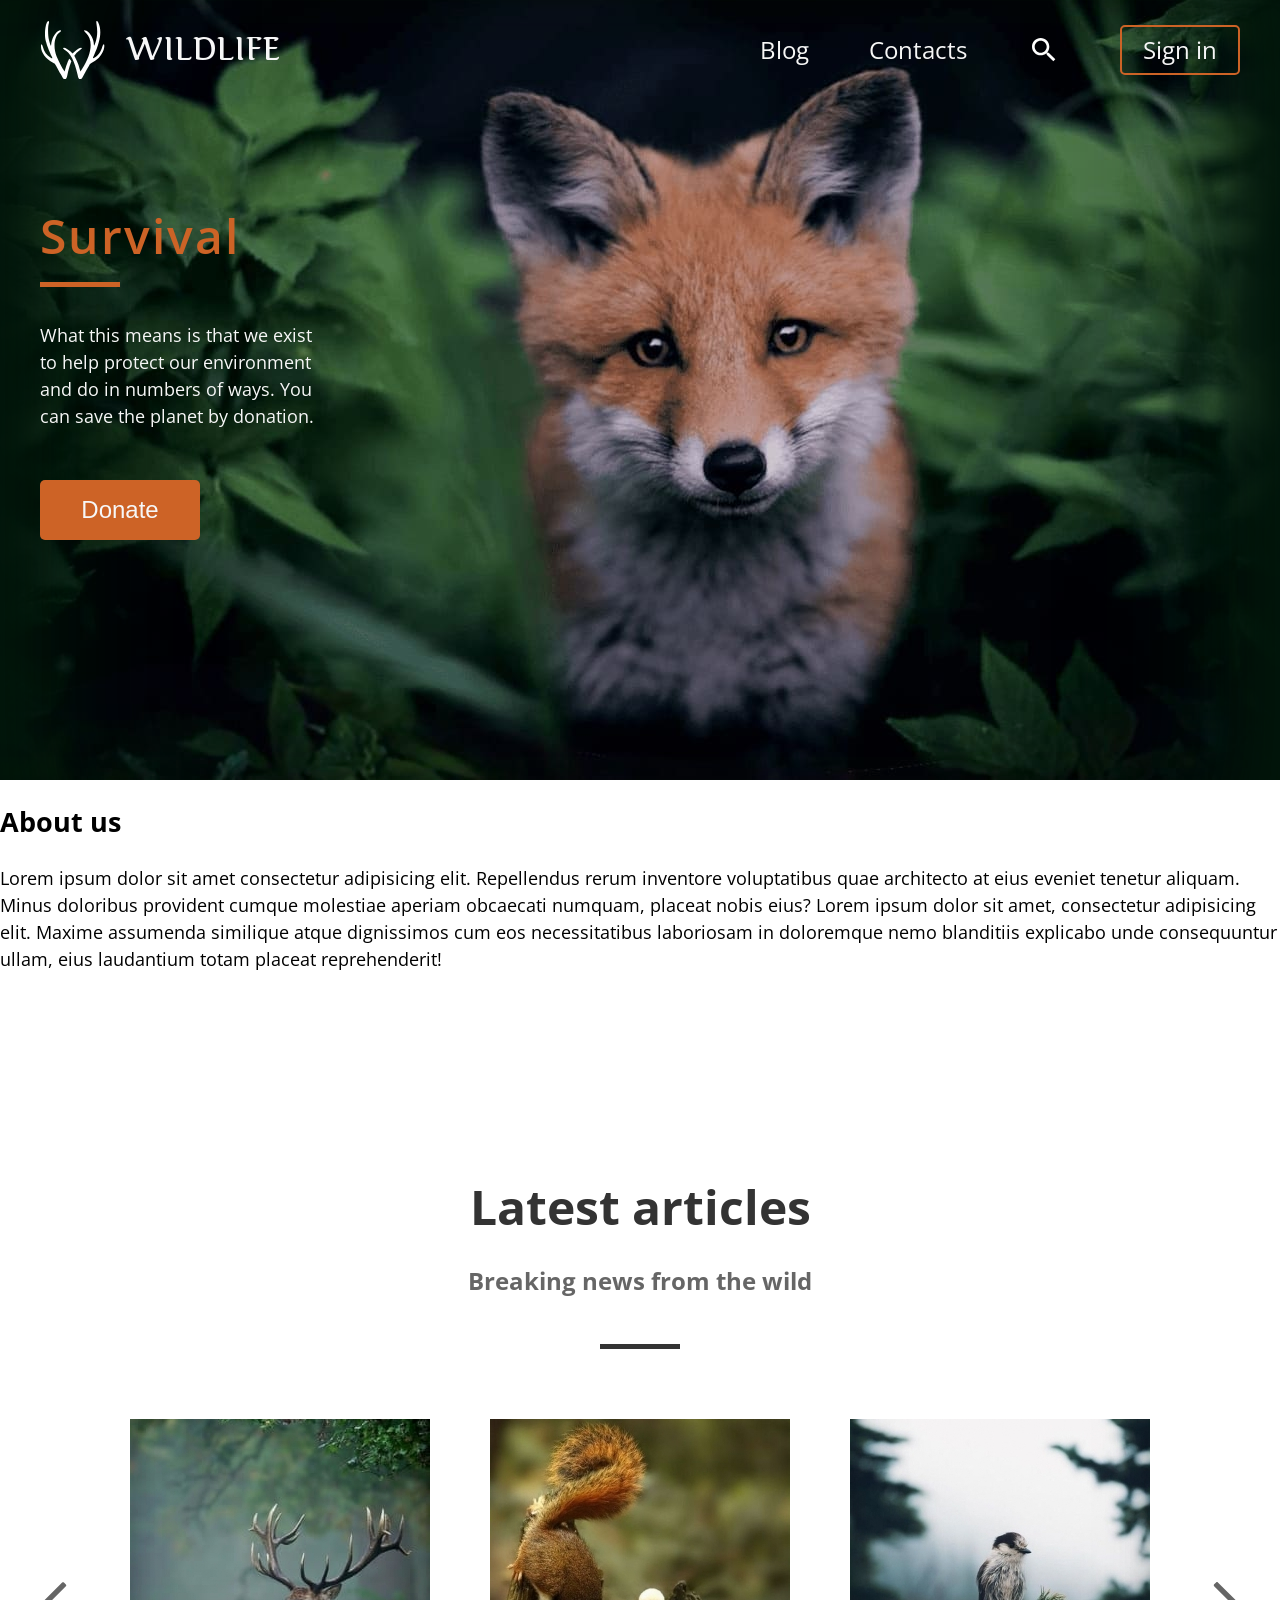
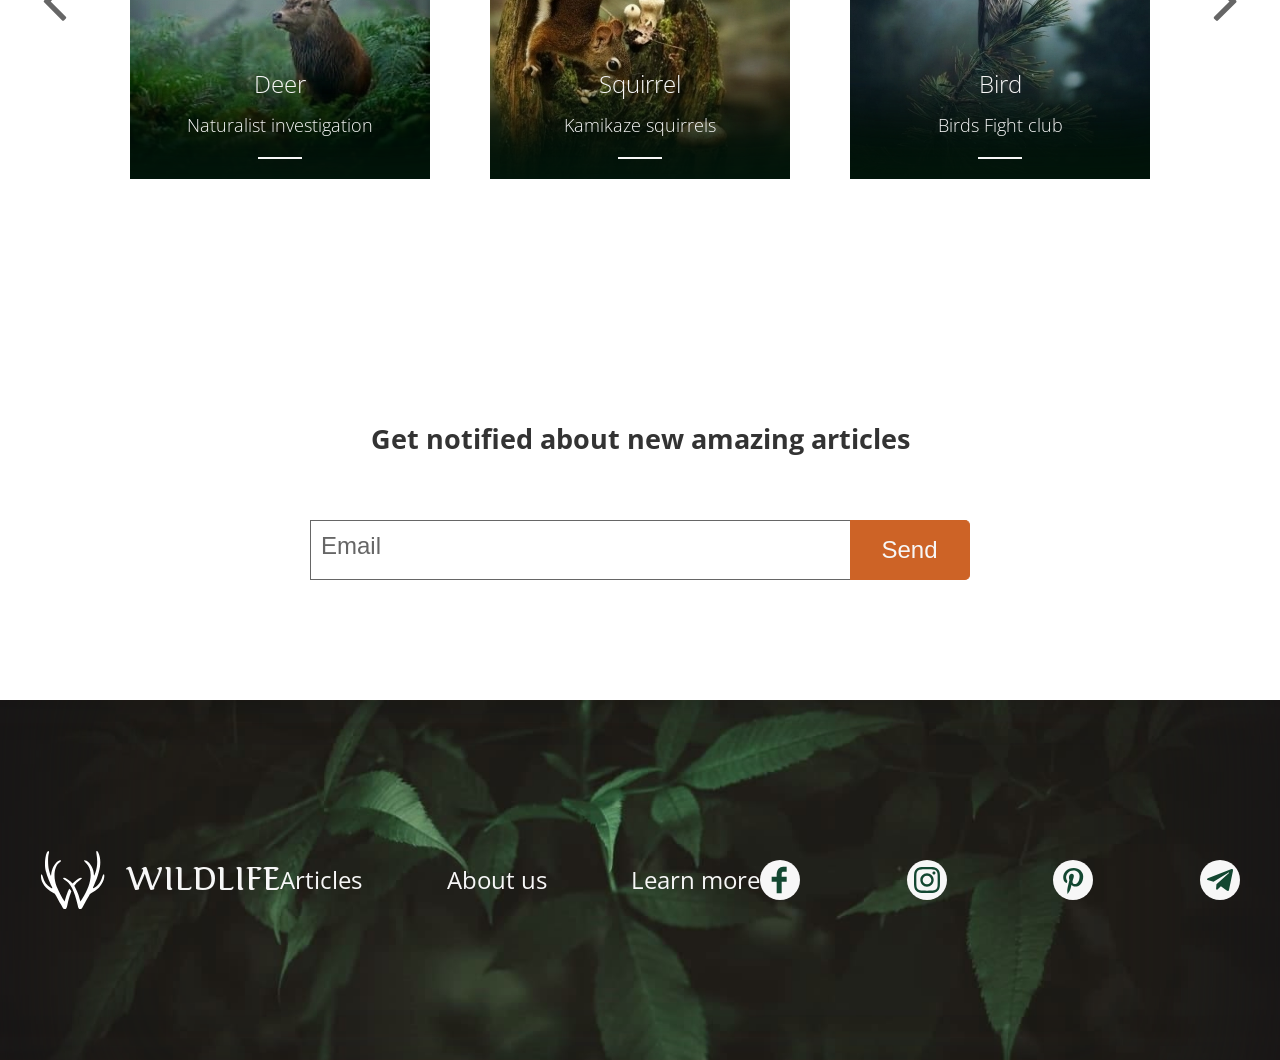
<file: 06-build-page/project-dist/index.html>
<!DOCTYPE html>
<html lang="en">
  <head>
    <meta charset="UTF-8" />
    <meta name="viewport" content="width=device-width, initial-scale=1.0"/>
    <link
      href="https://fonts.googleapis.com/css2?family=Open+Sans:wght@100;300;400;600&display=swap"
      rel="stylesheet"
    />
    <link rel="stylesheet" href="style.css"/>
    <title>wildlife</title>
  </head>
<body>
<header class="header">
  <div class="container">
    <div class="inner-container">
      <nav class="main-nav">
        <div class="logo">
          <div class="logo-icon"></div>
          <h1>wildlife</h1>
        </div>
        <ul class="nav-list">
          <li class="list-item"><a href="#">Blog</a></li>
          <li class="list-item"><a href="#">Contacts</a></li>
          <li class="list-item search"><a href="#"></a></li>
          <li class="list-item login"><a href="#">Sign in</a></li>
        </ul>
      </nav>
      <div class="header-promo">
        <h2 class="header-title">Survival</h2>
        <p class="header-text">
          What this means is that we exist to help protect our environment
          and do in numbers of ways. You can save the planet by donation.
        </p>
        <button class="header-button">Donate</button>
      </div>
    </div>
  </div>
</header>
<div class="about-container">
  <h2>About us</h2>
  <p class="about-text">
    Lorem ipsum dolor sit amet consectetur adipisicing elit. Repellendus rerum
    inventore voluptatibus quae architecto at eius eveniet tenetur aliquam.
    Minus doloribus provident cumque molestiae aperiam obcaecati numquam,
    placeat nobis eius? Lorem ipsum dolor sit amet, consectetur adipisicing
    elit. Maxime assumenda similique atque dignissimos cum eos necessitatibus
    laboriosam in doloremque nemo blanditiis explicabo unde consequuntur ullam,
    eius laudantium totam placeat reprehenderit!
  </p>
  <div class="logo-icon"></div>
</div>

    <main class="main">
<div class="container">
  <div class="inner-container">
    <h2 class="main-title">Latest articles</h2>
    <h3 class="main-subtitle">Breaking news from the wild</h3>
    <div class="slider">
      <a class="arrow arrow-left"></a>
      <div class="item item1">
        <a href="#">
          <h2 class="item-title">Deer</h2>
          <h3 class="item-subtitle">Naturalist investigation</h3>
        </a>
      </div>
      <div class="item item2">
        <a href="#">
          <h2 class="item-title">Squirrel</h2>
          <h3 class="item-subtitle">Kamikaze squirrels</h3>
        </a>
      </div>
      <div class="item item3">
        <a href="#">
          <h2 class="item-title">Bird</h2>
          <h3 class="item-subtitle">Birds Fight club</h3>
        </a>
      </div>
      <a class="arrow arrow-right"></a>
    </div>
    <div class="mail">
      <h2 class="mail-title">Get notified about new amazing articles</h2>
      <form action="#" method="post" class="mail-form">
        <input
          type="text"
          class="mail-input"
          placeholder="Email"
          required
          autofocus
        />
        <input type="submit" class="mail-button" value="Send"/>
      </form>
    </div>
  </div>
</div>
    </main>
<footer class="footer">
  <div class="container">
    <div class="inner-container footer-inner-container">
      <div class="logo">
        <div class="logo-icon"></div>
        <h2>wildlife</h2>
      </div>
      <ul class="nav-list">
        <li class="list-item"><a href="#">Articles</a></li>
        <li class="list-item"><a href="#">About us</a></li>
        <li class="list-item"><a href="#">Learn more</a></li>
      </ul>
      <ul class="nav-list social-list">
        <li class="list-item social-item fb"><a href="#"></a></li>
        <li class="list-item social-item instagramm"><a href="#"></a></li>
        <li class="list-item social-item pinterest"><a href="#"></a></li>
        <li class="list-item social-item telegram"><a href="#"></a></li>
      </ul>
    </div>
  </div>
</footer>
</body>
</html>
</file>
<file: 06-build-page/project-dist/style.css>
footer {
  background-color: #181617;
}

footer .container {
  background-image: url('assets/img/footer.jpg');
  background-size: cover;
  box-shadow: -150px 0 150px -100px #181617 inset, 150px 0 150px -100px #181617 inset;
}

.footer-inner-container {
  display: flex;
  align-items: center;
  justify-content: space-between;  
  min-height: 360px;
}

.social-list {
  width: 240px;
  display: flex;
  justify-content: space-between;
  align-items: center;
}

.social-item {
  width: 40px;
  height: 40px;
  border-radius: 20px;
}

.social-item a {
  display: block;
  width: 40px;
  height: 40px;
  border-radius: 20px;
  background-color: #f7f7f7;
  background-size: contain;
  background-position: center center;
  background-repeat: no-repeat;
}

.fb a {
  background-image: url('assets/svg/facebook.svg');
}

.instagramm a {
  background-image: url('assets/svg/instagram.svg');
  background-size: 26px;
}

.pinterest a {
  background-image: url('assets/svg/pinterest.svg');
}

.telegram a {
  background-image: url('assets/svg/telegram.svg');
  background-size: 26px;
}

@font-face {
  font-family: 'Karolina';
  src: url('assets/fonts/Karolina-Regular.woff2') format('woff2');
  font-weight: normal;
  font-style: normal;
}

* {
  box-sizing: border-box;
}

body {
  margin: 0;
  padding: 0;
  font-family: 'Open Sans', sans-serif;
  font-size: 18px;
  line-height: 1.5;
}

.inner-container {
  max-width: 1200px;
  margin: 0 auto;
}

header {
  background-color: #02160b;
}

header .container {
  min-height: 780px;
  background-image: url('assets/img/header.jpg');
  background-size: cover;
  padding-top: 20px;
  box-shadow: -150px 0 150px -100px #02160b inset, 150px 0 150px -100px #02160b inset, -100px 0 100px -90px #02160b inset, 100px 0 100px -90px #02160b inset, -50px 0 50px -40px #02160b inset, 50px 0 50px -40px #02160b inset;
}

.main-nav {
  display: flex;
  align-items: center;
  justify-content: space-between;
  margin-bottom: 120px;
}

.nav-list {
  display: flex;
  align-items: center;
  justify-content: space-between;
  width: 480px;
  padding: 0;
  margin: 0;
  height: 60px;
}

.list-item {
  padding: 0;
  margin: 0;
  list-style: none;
}

.list-item a {
  font-size: 24px;
  line-height: 60px;
  color: #f7f7f7;
  text-decoration: none;
  transition: .3s;
}

.list-item:hover a {
  color: #cd6326;
}

.logo {
  display: flex;
  align-items: center;
  justify-content: space-between;
  width: 240px;
  height: 60px;
}

.logo-icon {
  width: 70px;
  height: 60px;
  background-image: url('assets/svg/logo.svg');
  background-size: contain;
  background-position: left center;
  background-repeat: no-repeat;  
}

.logo h1,
.logo h2 {
  padding: 0;
  margin: 0;
  font-family: 'Karolina';
  font-size: 32px;
  color: #f7f7f7;
  line-height: 60px;
  text-transform: uppercase;
  font-weight: 300;
}

.search {
  width: 32px;
  height: 32px;
  background-image: url('assets/svg/search.svg');
  background-size: contain;
  background-position: center center;
  background-repeat: no-repeat;  
  cursor: pointer;
}

.login {
  width: 120px;
  height: 50px;
  border: 2px solid #cd6326;  
  border-radius: 5px;
  text-align: center;
  transition: .3s;
}

.login:hover {
  background-color: #cd6326;
  border-color: #cd6326;
}

.login:active {
  background-color: #8F5515;
  border-color: #8F5515;
}

.login a,
.login:hover a,
.login:active a {
  color: #f7f7f7;
  line-height: 46px;
}

.header-title {
  position: relative;
  font-size: 48px;
  font-weight: 600;
  color: #cd6326;
  letter-spacing: 2px;
  margin-bottom: 50px;
}

.header-title::after {
  content: '';
  position: absolute;
  left: 0;
  bottom: -15px;
  width: 80px;
  height: 5px;
  background-color: #cd6326;
}

.header-text {
  width: 280px;
  color: #f7f7f7;
  margin-bottom: 50px;
}

.header-button {
  width: 160px;
  height: 60px;
  color: #f7f7f7;
  background-color: #cd6326;
  border-radius: 5px;
  font-size: 24px;
  border: 0;
  outline: 0;
  cursor: pointer;
  transition: .3s;
}

.header-button:hover {
  background-color: #E4902D;
}

.header-button:active {
  background-color: #8F5515;
}


main .container {
  padding-top: 120px;
  padding-bottom: 120px;
}

.main-title {
  font-size: 48px;
  color: #333;
  text-align: center;
  margin: 0;
  padding: 0;
  margin-bottom: 20px;
}

.main-subtitle {
  position: relative;
  font-size: 24px;
  color: #666;
  text-align: center;
  margin: 0;
  margin-bottom: 120px;
  padding: 0;
}

.main-subtitle::after {
  content: '';
  position: absolute;
  left: 50%;
  margin-left: -40px;
  bottom: -50px;
  width: 80px;
  height: 5px;
  background-color: #333;
}

.slider {
  display: flex;
  align-items: center;
  justify-content: space-between;
  margin-bottom: 240px;
}

.item a {
  display: flex;
  align-items: center;
  justify-content: flex-end;
  flex-direction: column;
  width: 300px;
  height: 360px;
  background-size: cover;
  background-repeat: no-repeat;  
  text-decoration: none;
  box-shadow: 0 -150px 150px -120px #02160b inset, 0 -100px 100px -80px #02160b inset, 0 -50px 50px -40px #02160b inset;
}

.item1 {
  background-image: url('assets/img/item1.jpg');
}

.item2 {
  background-image: url('assets/img/item2.jpg');
}

.item3 {
  background-image: url('assets/img/item3.jpg');
}

.item-title {
  font-size: 24px;
  font-weight: 300;
  color: #f7f7f7;
  text-align: center;
  margin: 0;
  padding: 0;
  margin-bottom: 10px;
}

.item-subtitle {
  position: relative;
  font-size: 18px;
  font-weight: 100;
  color: #f7f7f7;
  text-align: center;
  margin: 0;
  margin-bottom: 40px;
  padding: 0;
}

.item-subtitle::after {
  content: '';
  position: absolute;
  left: 50%;
  margin-left: -22px;
  bottom: -20px;
  width: 44px;
  height: 2px;
  background-color: #f7f7f7;
}

.arrow {
  width: 30px;
  height: 70px;
  background-size: contain;
  background-position: center center;
  background-repeat: no-repeat;
  cursor: pointer;
}

.arrow-left {
  background-image: url('assets/svg/arrow-left.svg');
}

.arrow-right {
  background-image: url('assets/svg/arrow-right.svg');
}

.mail-form {
  display: flex;
  height: 60px;
  justify-content: center;
}

.mail-title {
  padding: 0;
  margin: 0;
  margin-bottom: 60px;
  text-align: center;
  color: #333;
}

.mail-input {
  box-sizing: border-box;
  width: 540px;
  height: 60px;
  padding: 10px;
  background-color:transparent;
  border: 1px solid #666;
  border-right: 0;
  outline: 0;
}

.mail-input::placeholder {
  font-size: 24px;
  line-height: 58px;
  color: #666;
}

.mail-button {
  width: 120px;
  height: 60px;
  color: #f7f7f7;
  background-color: #cd6326;  
  font-size: 24px;
  border: 1px solid #cd6326;
  border-radius: 0 5px 5px 0;
  border-left: 0;
  cursor: pointer;
  transition: .3s;
}

.mail-button:hover {
  background-color: #E4902D;
  border-color: #E4902D;
  outline: 0;
}

.mail-button:active {
  background-color: #8F5515;
  border-color: #8F5515;
  outline: 0;
}
</file>
